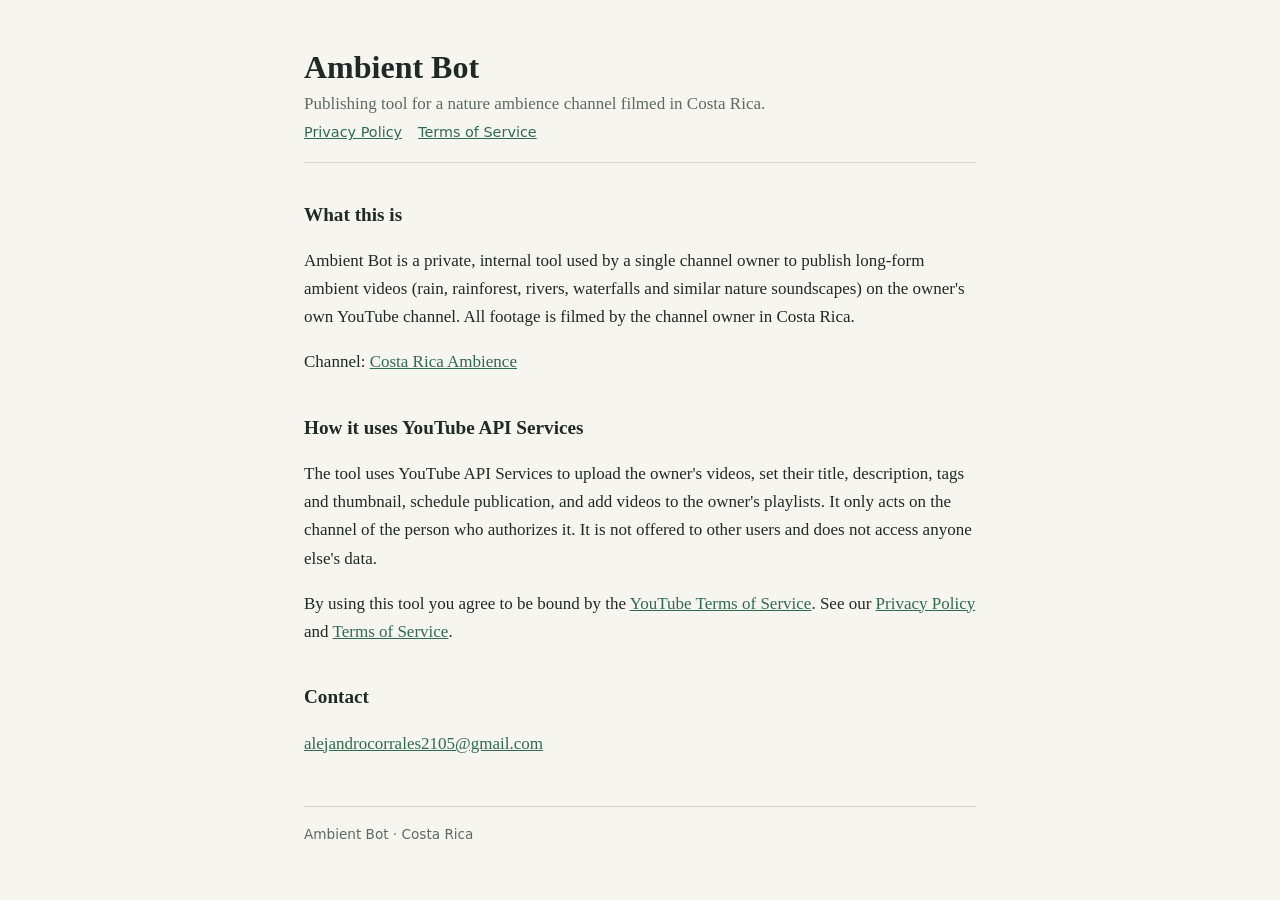
<file: index.html>
<!doctype html>
<html lang="en">
<head>
<meta charset="utf-8">
<meta name="viewport" content="width=device-width, initial-scale=1">
<title>Ambient Bot</title>
<link rel="stylesheet" href="style.css">
</head>
<body>
<main>
  <header>
    <h1>Ambient Bot</h1>
    <p class="lede">Publishing tool for a nature ambience channel filmed in Costa Rica.</p>
    <nav><a href="privacy.html">Privacy Policy</a><a href="terms.html">Terms of Service</a></nav>
  </header>

  <h2>What this is</h2>
  <p>Ambient Bot is a private, internal tool used by a single channel owner to publish long-form ambient videos
  (rain, rainforest, rivers, waterfalls and similar nature soundscapes) on the owner's own YouTube channel.
  All footage is filmed by the channel owner in Costa Rica.</p>
  <p>Channel: <a href="https://www.youtube.com/channel/UCLdMsGZaoBAXUPvDcGXPTHQ">Costa Rica Ambience</a></p>

  <h2>How it uses YouTube API Services</h2>
  <p>The tool uses YouTube API Services to upload the owner's videos, set their title, description, tags and thumbnail,
  schedule publication, and add videos to the owner's playlists. It only acts on the channel of the person who
  authorizes it. It is not offered to other users and does not access anyone else's data.</p>
  <p>By using this tool you agree to be bound by the <a href="https://www.youtube.com/t/terms">YouTube Terms of Service</a>.
  See our <a href="privacy.html">Privacy Policy</a> and <a href="terms.html">Terms of Service</a>.</p>

  <h2>Contact</h2>
  <p><a href="mailto:alejandrocorrales2105@gmail.com">alejandrocorrales2105@gmail.com</a></p>

  <footer>Ambient Bot · Costa Rica</footer>
</main>
</body>
</html>
</file>
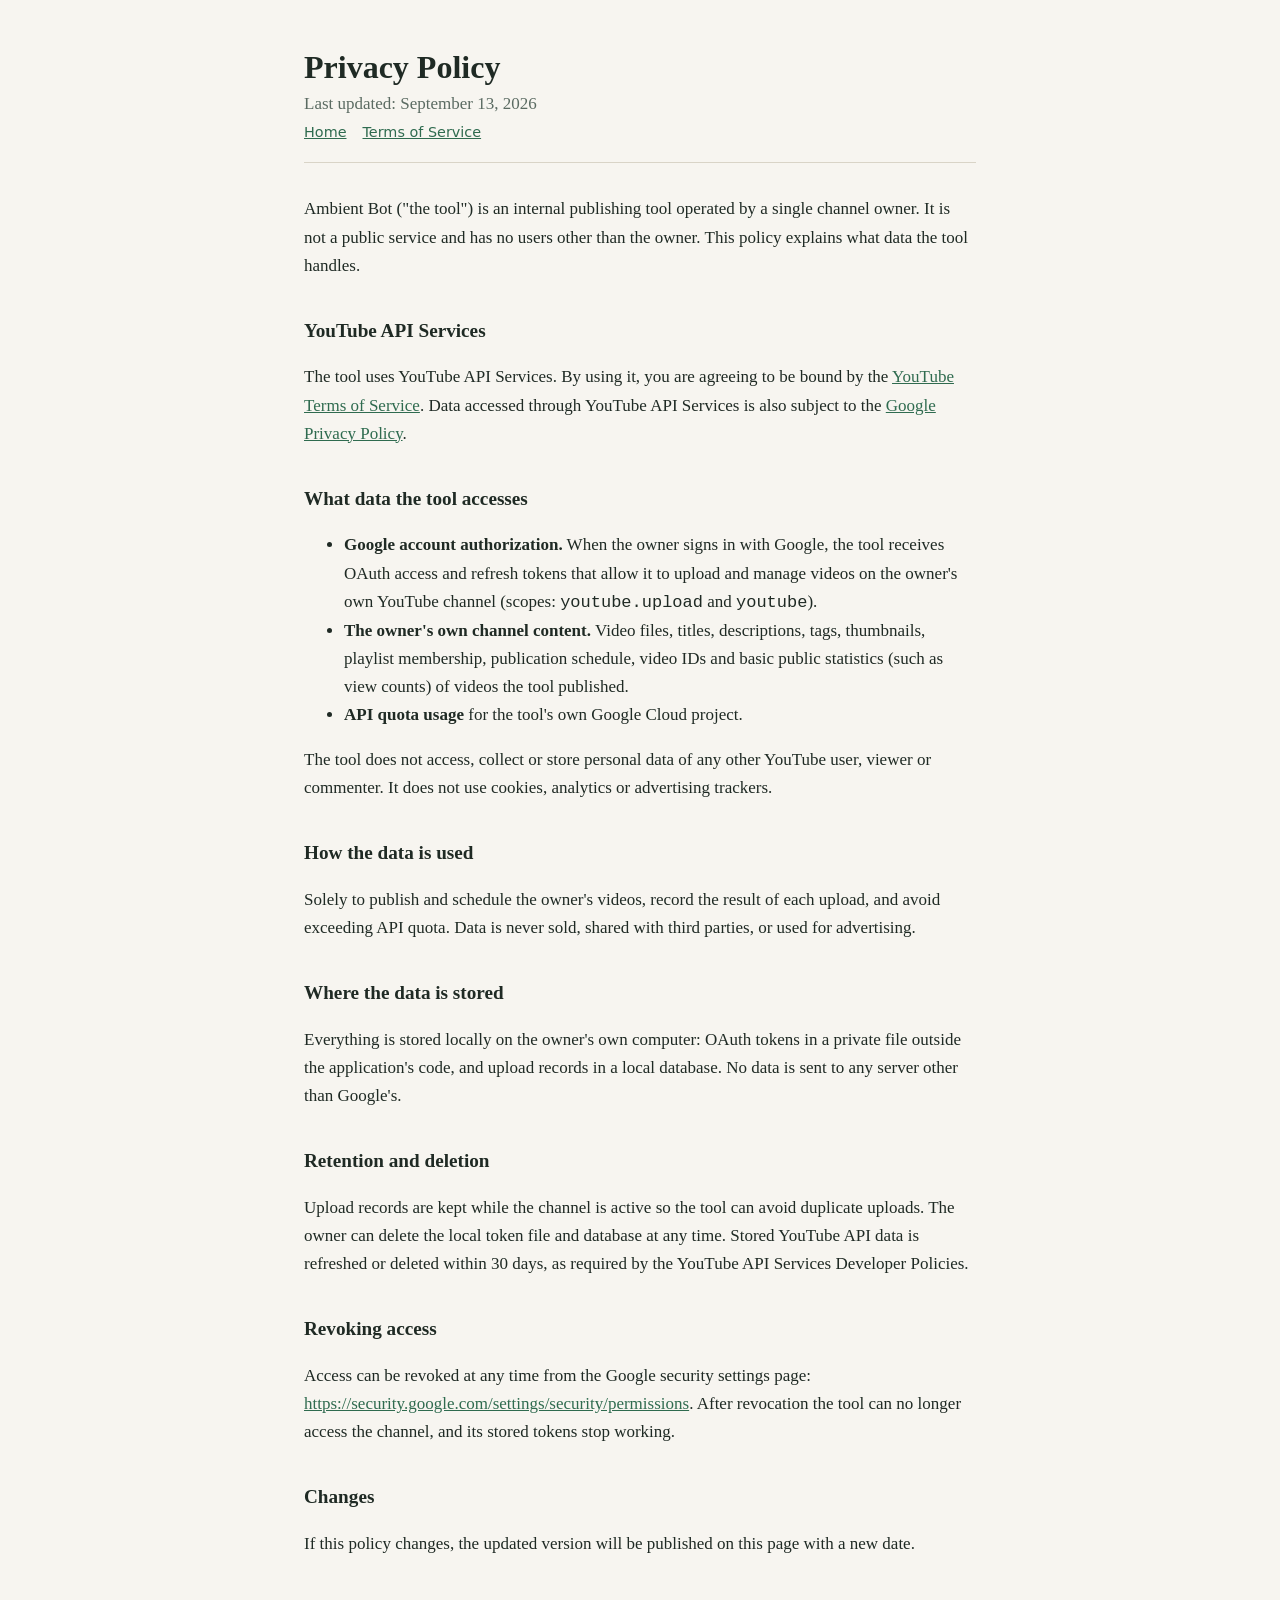
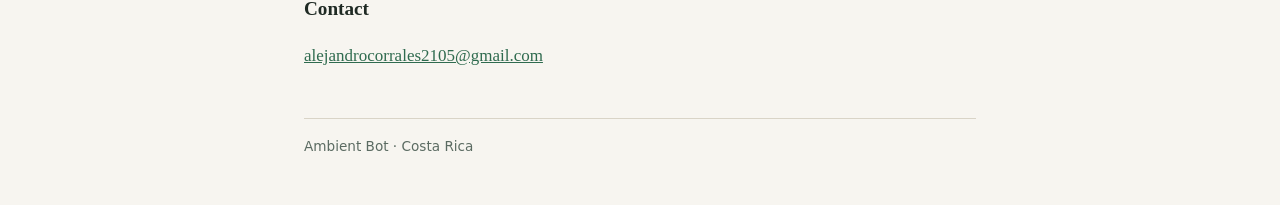
<file: privacy.html>
<!doctype html>
<html lang="en">
<head>
<meta charset="utf-8">
<meta name="viewport" content="width=device-width, initial-scale=1">
<title>Privacy Policy · Ambient Bot</title>
<link rel="stylesheet" href="style.css">
</head>
<body>
<main>
  <header>
    <h1>Privacy Policy</h1>
    <p class="lede">Last updated: September 13, 2026</p>
    <nav><a href="index.html">Home</a><a href="terms.html">Terms of Service</a></nav>
  </header>

  <p>Ambient Bot ("the tool") is an internal publishing tool operated by a single channel owner. It is not a public
  service and has no users other than the owner. This policy explains what data the tool handles.</p>

  <h2>YouTube API Services</h2>
  <p>The tool uses YouTube API Services. By using it, you are agreeing to be bound by the
  <a href="https://www.youtube.com/t/terms">YouTube Terms of Service</a>. Data accessed through YouTube API Services
  is also subject to the <a href="https://policies.google.com/privacy">Google Privacy Policy</a>.</p>

  <h2>What data the tool accesses</h2>
  <ul>
    <li><strong>Google account authorization.</strong> When the owner signs in with Google, the tool receives OAuth access
    and refresh tokens that allow it to upload and manage videos on the owner's own YouTube channel
    (scopes: <code>youtube.upload</code> and <code>youtube</code>).</li>
    <li><strong>The owner's own channel content.</strong> Video files, titles, descriptions, tags, thumbnails, playlist
    membership, publication schedule, video IDs and basic public statistics (such as view counts) of videos the tool published.</li>
    <li><strong>API quota usage</strong> for the tool's own Google Cloud project.</li>
  </ul>
  <p>The tool does not access, collect or store personal data of any other YouTube user, viewer or commenter.
  It does not use cookies, analytics or advertising trackers.</p>

  <h2>How the data is used</h2>
  <p>Solely to publish and schedule the owner's videos, record the result of each upload, and avoid exceeding API quota.
  Data is never sold, shared with third parties, or used for advertising.</p>

  <h2>Where the data is stored</h2>
  <p>Everything is stored locally on the owner's own computer: OAuth tokens in a private file outside the application's
  code, and upload records in a local database. No data is sent to any server other than Google's.</p>

  <h2>Retention and deletion</h2>
  <p>Upload records are kept while the channel is active so the tool can avoid duplicate uploads. The owner can delete
  the local token file and database at any time. Stored YouTube API data is refreshed or deleted within 30 days,
  as required by the YouTube API Services Developer Policies.</p>

  <h2>Revoking access</h2>
  <p>Access can be revoked at any time from the Google security settings page:
  <a href="https://security.google.com/settings/security/permissions">https://security.google.com/settings/security/permissions</a>.
  After revocation the tool can no longer access the channel, and its stored tokens stop working.</p>

  <h2>Changes</h2>
  <p>If this policy changes, the updated version will be published on this page with a new date.</p>

  <h2>Contact</h2>
  <p><a href="mailto:alejandrocorrales2105@gmail.com">alejandrocorrales2105@gmail.com</a></p>

  <footer>Ambient Bot · Costa Rica</footer>
</main>
</body>
</html>
</file>
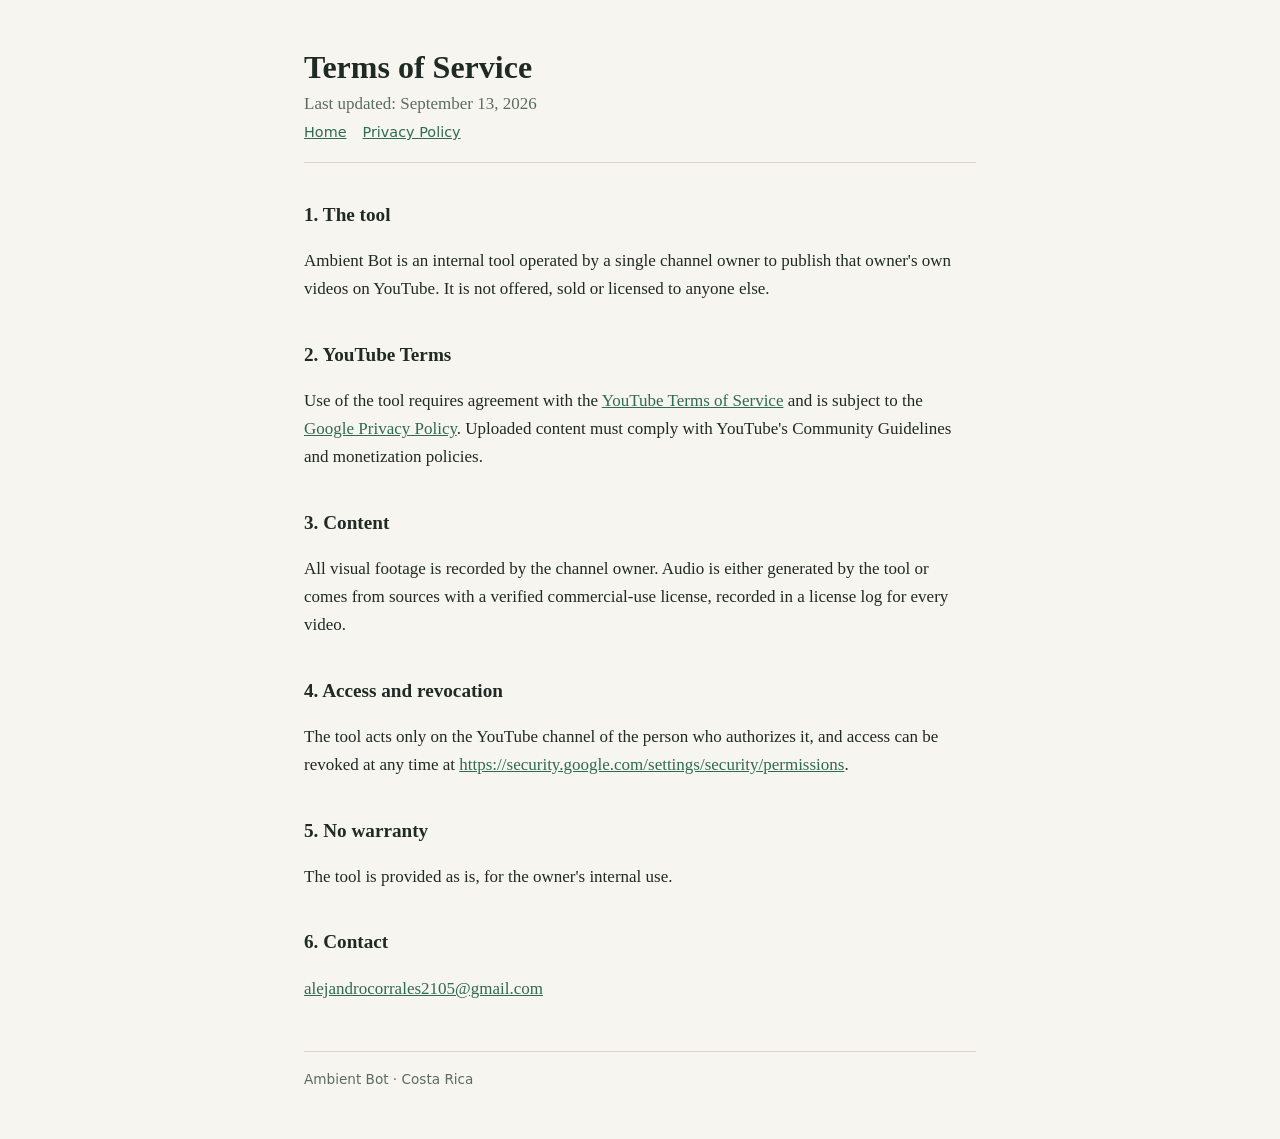
<file: terms.html>
<!doctype html>
<html lang="en">
<head>
<meta charset="utf-8">
<meta name="viewport" content="width=device-width, initial-scale=1">
<title>Terms of Service · Ambient Bot</title>
<link rel="stylesheet" href="style.css">
</head>
<body>
<main>
  <header>
    <h1>Terms of Service</h1>
    <p class="lede">Last updated: September 13, 2026</p>
    <nav><a href="index.html">Home</a><a href="privacy.html">Privacy Policy</a></nav>
  </header>

  <h2>1. The tool</h2>
  <p>Ambient Bot is an internal tool operated by a single channel owner to publish that owner's own videos on YouTube.
  It is not offered, sold or licensed to anyone else.</p>

  <h2>2. YouTube Terms</h2>
  <p>Use of the tool requires agreement with the <a href="https://www.youtube.com/t/terms">YouTube Terms of Service</a>
  and is subject to the <a href="https://policies.google.com/privacy">Google Privacy Policy</a>. Uploaded content must comply
  with YouTube's Community Guidelines and monetization policies.</p>

  <h2>3. Content</h2>
  <p>All visual footage is recorded by the channel owner. Audio is either generated by the tool or comes from sources
  with a verified commercial-use license, recorded in a license log for every video.</p>

  <h2>4. Access and revocation</h2>
  <p>The tool acts only on the YouTube channel of the person who authorizes it, and access can be revoked at any time at
  <a href="https://security.google.com/settings/security/permissions">https://security.google.com/settings/security/permissions</a>.</p>

  <h2>5. No warranty</h2>
  <p>The tool is provided as is, for the owner's internal use.</p>

  <h2>6. Contact</h2>
  <p><a href="mailto:alejandrocorrales2105@gmail.com">alejandrocorrales2105@gmail.com</a></p>

  <footer>Ambient Bot · Costa Rica</footer>
</main>
</body>
</html>
</file>
<file: style.css>
:root {
  --bg: #f7f5f0;
  --text: #1f2a24;
  --muted: #5b6b62;
  --accent: #2f6b4f;
  --rule: #d9d4c7;
}
@media (prefers-color-scheme: dark) {
  :root { --bg: #111713; --text: #e4ebe6; --muted: #9aaca1; --accent: #7cc19c; --rule: #2a352e; }
}
* { box-sizing: border-box; }
body {
  margin: 0;
  padding: 3rem 1.25rem;
  background: var(--bg);
  color: var(--text);
  font: 17px/1.65 Georgia, "Iowan Old Style", "Times New Roman", serif;
}
main { max-width: 42rem; margin: 0 auto; }
header { border-bottom: 1px solid var(--rule); padding-bottom: 1rem; margin-bottom: 2rem; }
h1 { font-size: 2rem; line-height: 1.2; margin: 0 0 .25rem; }
h2 { font-size: 1.2rem; margin-top: 2.2rem; }
p.lede { color: var(--muted); margin: 0; }
a { color: var(--accent); }
nav a { margin-right: 1rem; font-family: system-ui, sans-serif; font-size: .9rem; }
footer { margin-top: 3rem; padding-top: 1rem; border-top: 1px solid var(--rule); color: var(--muted); font-size: .85rem; font-family: system-ui, sans-serif; }
</file>
